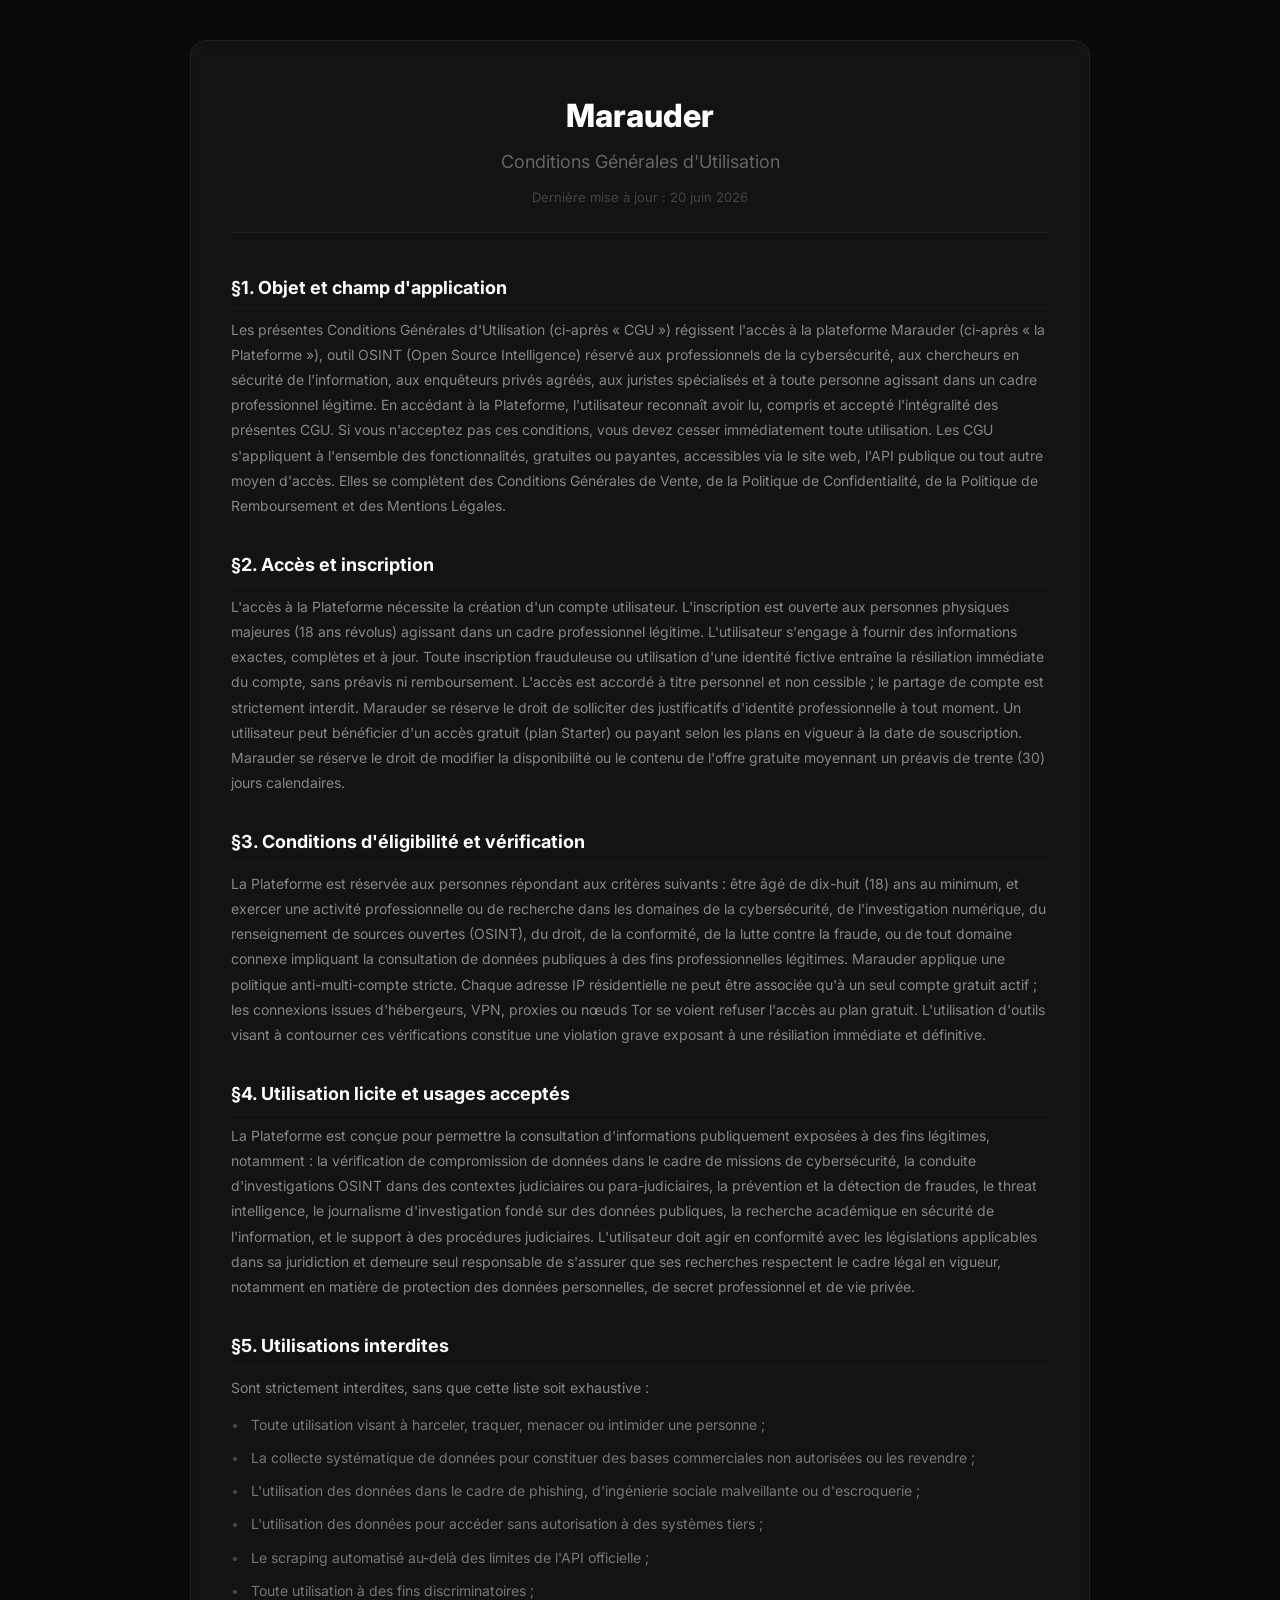
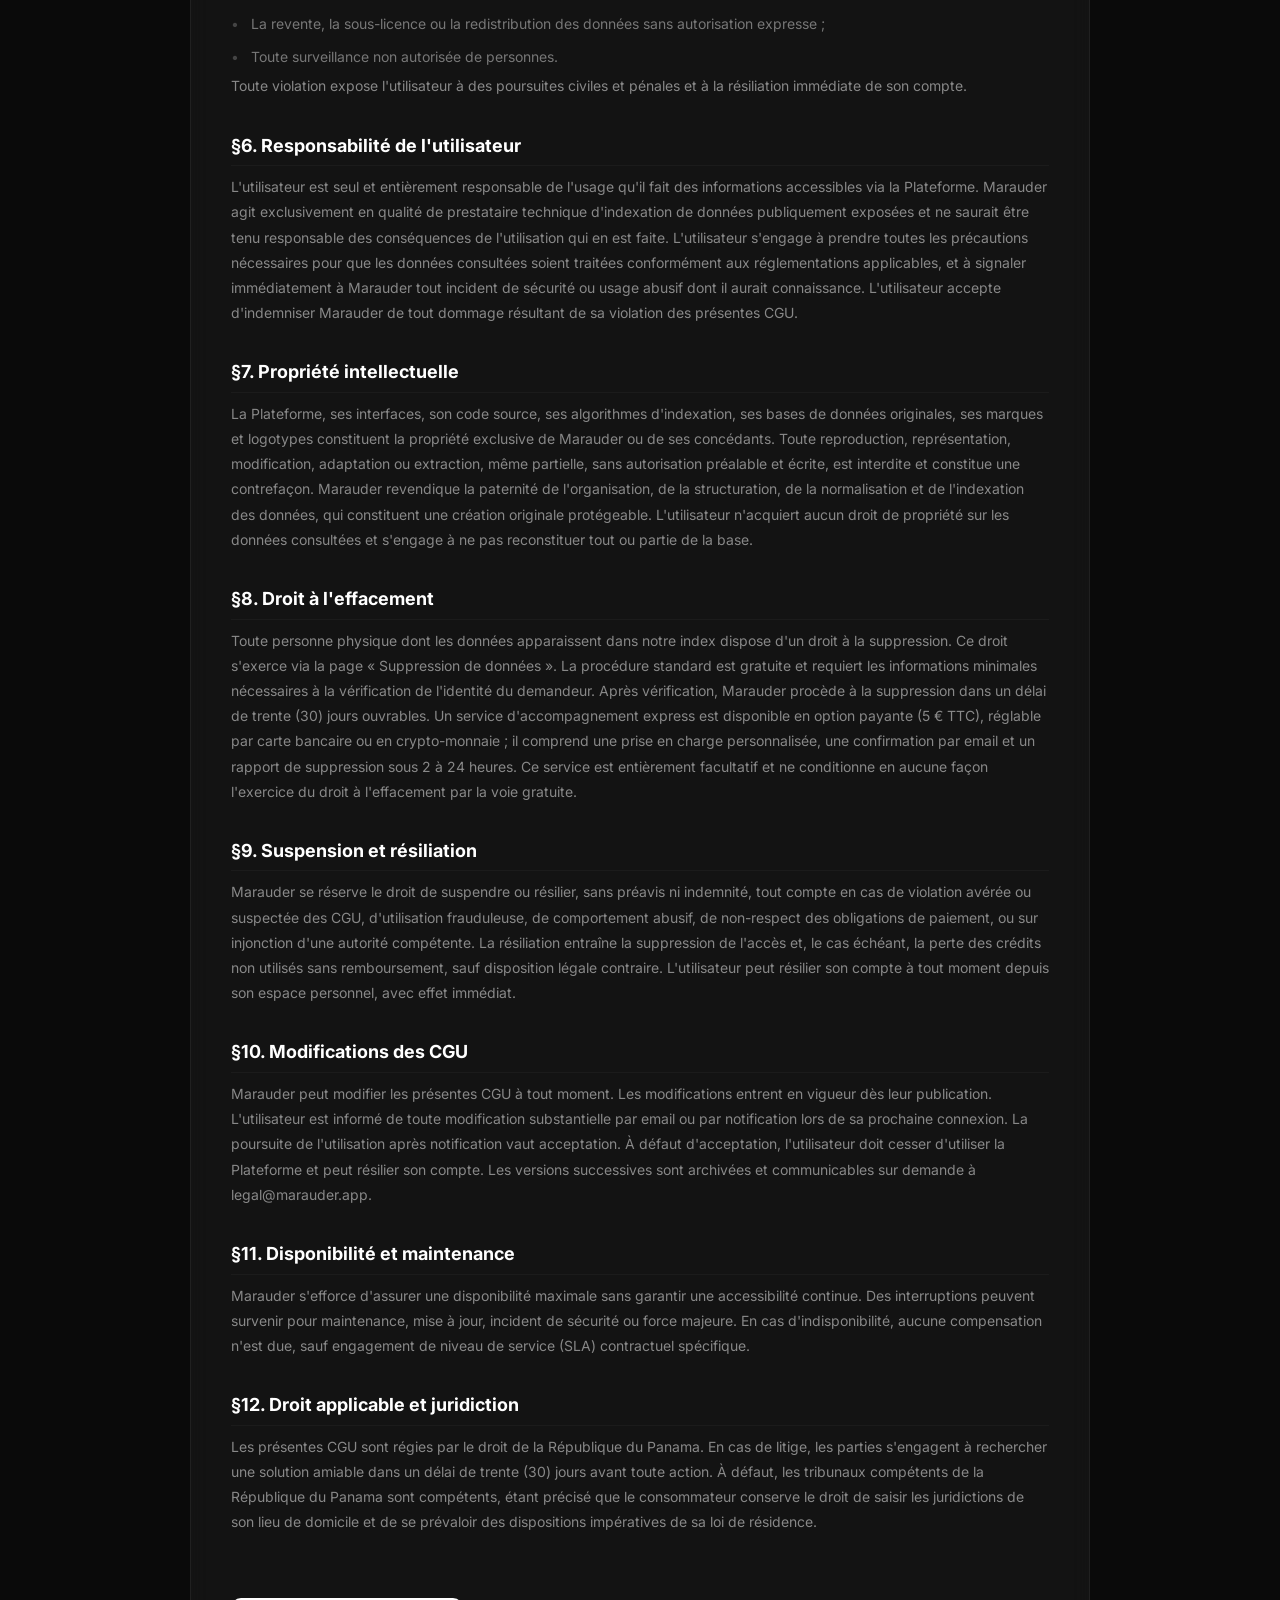
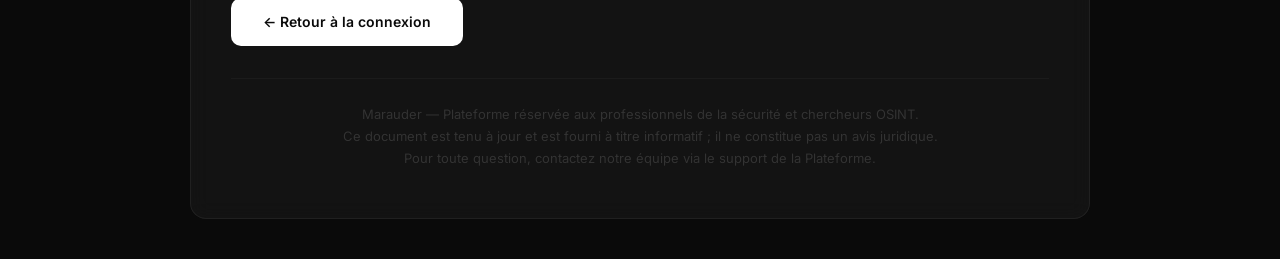
<file: templates/condition.html>
<!DOCTYPE html>
<html lang="fr">
<head>
    <meta charset="UTF-8">
    <meta name="viewport" content="width=device-width, initial-scale=1.0">
    <title>Conditions Générales d'Utilisation - Marauder</title>
    <link rel="preconnect" href="https://fonts.googleapis.com">
    <link rel="preconnect" href="https://fonts.gstatic.com" crossorigin>
    <link href="https://fonts.googleapis.com/css2?family=Inter:wght@400;500;600;700;800&display=swap" rel="stylesheet">
    <style>
        * {
            margin: 0;
            padding: 0;
            box-sizing: border-box;
        }

        body {
            font-family: 'Inter', sans-serif;
            background: #0a0a0a;
            color: #e0e0e0;
            line-height: 1.7;
            padding: 40px 20px;
            min-height: 100vh;
        }

        .container {
            max-width: 900px;
            margin: 0 auto;
            background: rgba(20, 20, 20, 0.9);
            backdrop-filter: blur(10px);
            border-radius: 16px;
            padding: 48px 40px;
            border: 1px solid rgba(255, 255, 255, 0.06);
        }

        .header {
            text-align: center;
            margin-bottom: 40px;
            border-bottom: 1px solid rgba(255, 255, 255, 0.06);
            padding-bottom: 24px;
        }

        .header h1 {
            font-size: 32px;
            font-weight: 800;
            color: #ffffff;
            margin-bottom: 4px;
        }

        .header h2 {
            font-size: 18px;
            font-weight: 400;
            color: #666;
        }

        .header .date {
            font-size: 13px;
            color: #444;
            margin-top: 8px;
        }

        .section {
            margin-bottom: 32px;
        }

        .section h3 {
            font-size: 18px;
            font-weight: 700;
            color: #ffffff;
            margin-bottom: 8px;
            padding-bottom: 4px;
            border-bottom: 1px solid rgba(255, 255, 255, 0.04);
        }

        .section p {
            color: #888;
            font-size: 14px;
            line-height: 1.8;
            margin-bottom: 8px;
        }

        .section ul {
            list-style: none;
            padding: 0;
        }

        .section ul li {
            color: #777;
            font-size: 14px;
            line-height: 1.8;
            padding: 4px 0 4px 20px;
            position: relative;
        }

        .section ul li::before {
            content: '•';
            position: absolute;
            left: 0;
            color: #444;
        }

        .back-link {
            display: inline-block;
            margin-top: 32px;
            padding: 12px 32px;
            background: #ffffff;
            color: #0a0a0a;
            border-radius: 10px;
            font-size: 14px;
            font-weight: 600;
            text-decoration: none;
            transition: all 0.3s;
        }

        .back-link:hover {
            box-shadow: 0 0 30px rgba(255, 255, 255, 0.15);
            transform: translateY(-2px);
        }

        .footer-text {
            text-align: center;
            margin-top: 32px;
            font-size: 13px;
            color: #333;
            border-top: 1px solid rgba(255, 255, 255, 0.04);
            padding-top: 24px;
        }

        .footer-text strong {
            color: #555;
        }

        @media (max-width: 600px) {
            .container {
                padding: 24px 20px;
            }
            .header h1 {
                font-size: 24px;
            }
        }
    </style>
</head>
<body>

    <div class="container">

        <div class="header">
            <h1>Marauder</h1>
            <h2>Conditions Générales d'Utilisation</h2>
            <div class="date">Dernière mise à jour : 20 juin 2026</div>
        </div>

        <!-- §1 -->
        <div class="section">
            <h3>§1. Objet et champ d'application</h3>
            <p>Les présentes Conditions Générales d'Utilisation (ci-après « CGU ») régissent l'accès à la plateforme Marauder (ci-après « la Plateforme »), outil OSINT (Open Source Intelligence) réservé aux professionnels de la cybersécurité, aux chercheurs en sécurité de l'information, aux enquêteurs privés agréés, aux juristes spécialisés et à toute personne agissant dans un cadre professionnel légitime. En accédant à la Plateforme, l'utilisateur reconnaît avoir lu, compris et accepté l'intégralité des présentes CGU. Si vous n'acceptez pas ces conditions, vous devez cesser immédiatement toute utilisation. Les CGU s'appliquent à l'ensemble des fonctionnalités, gratuites ou payantes, accessibles via le site web, l'API publique ou tout autre moyen d'accès. Elles se complètent des Conditions Générales de Vente, de la Politique de Confidentialité, de la Politique de Remboursement et des Mentions Légales.</p>
        </div>

        <!-- §2 -->
        <div class="section">
            <h3>§2. Accès et inscription</h3>
            <p>L'accès à la Plateforme nécessite la création d'un compte utilisateur. L'inscription est ouverte aux personnes physiques majeures (18 ans révolus) agissant dans un cadre professionnel légitime. L'utilisateur s'engage à fournir des informations exactes, complètes et à jour. Toute inscription frauduleuse ou utilisation d'une identité fictive entraîne la résiliation immédiate du compte, sans préavis ni remboursement. L'accès est accordé à titre personnel et non cessible ; le partage de compte est strictement interdit. Marauder se réserve le droit de solliciter des justificatifs d'identité professionnelle à tout moment. Un utilisateur peut bénéficier d'un accès gratuit (plan Starter) ou payant selon les plans en vigueur à la date de souscription. Marauder se réserve le droit de modifier la disponibilité ou le contenu de l'offre gratuite moyennant un préavis de trente (30) jours calendaires.</p>
        </div>

        <!-- §3 -->
        <div class="section">
            <h3>§3. Conditions d'éligibilité et vérification</h3>
            <p>La Plateforme est réservée aux personnes répondant aux critères suivants : être âgé de dix-huit (18) ans au minimum, et exercer une activité professionnelle ou de recherche dans les domaines de la cybersécurité, de l'investigation numérique, du renseignement de sources ouvertes (OSINT), du droit, de la conformité, de la lutte contre la fraude, ou de tout domaine connexe impliquant la consultation de données publiques à des fins professionnelles légitimes. Marauder applique une politique anti-multi-compte stricte. Chaque adresse IP résidentielle ne peut être associée qu'à un seul compte gratuit actif ; les connexions issues d'hébergeurs, VPN, proxies ou nœuds Tor se voient refuser l'accès au plan gratuit. L'utilisation d'outils visant à contourner ces vérifications constitue une violation grave exposant à une résiliation immédiate et définitive.</p>
        </div>

        <!-- §4 -->
        <div class="section">
            <h3>§4. Utilisation licite et usages acceptés</h3>
            <p>La Plateforme est conçue pour permettre la consultation d'informations publiquement exposées à des fins légitimes, notamment : la vérification de compromission de données dans le cadre de missions de cybersécurité, la conduite d'investigations OSINT dans des contextes judiciaires ou para-judiciaires, la prévention et la détection de fraudes, le threat intelligence, le journalisme d'investigation fondé sur des données publiques, la recherche académique en sécurité de l'information, et le support à des procédures judiciaires. L'utilisateur doit agir en conformité avec les législations applicables dans sa juridiction et demeure seul responsable de s'assurer que ses recherches respectent le cadre légal en vigueur, notamment en matière de protection des données personnelles, de secret professionnel et de vie privée.</p>
        </div>

        <!-- §5 -->
        <div class="section">
            <h3>§5. Utilisations interdites</h3>
            <p>Sont strictement interdites, sans que cette liste soit exhaustive :</p>
            <ul>
                <li>Toute utilisation visant à harceler, traquer, menacer ou intimider une personne ;</li>
                <li>La collecte systématique de données pour constituer des bases commerciales non autorisées ou les revendre ;</li>
                <li>L'utilisation des données dans le cadre de phishing, d'ingénierie sociale malveillante ou d'escroquerie ;</li>
                <li>L'utilisation des données pour accéder sans autorisation à des systèmes tiers ;</li>
                <li>Le scraping automatisé au-delà des limites de l'API officielle ;</li>
                <li>Toute utilisation à des fins discriminatoires ;</li>
                <li>La revente, la sous-licence ou la redistribution des données sans autorisation expresse ;</li>
                <li>Toute surveillance non autorisée de personnes.</li>
            </ul>
            <p>Toute violation expose l'utilisateur à des poursuites civiles et pénales et à la résiliation immédiate de son compte.</p>
        </div>

        <!-- §6 -->
        <div class="section">
            <h3>§6. Responsabilité de l'utilisateur</h3>
            <p>L'utilisateur est seul et entièrement responsable de l'usage qu'il fait des informations accessibles via la Plateforme. Marauder agit exclusivement en qualité de prestataire technique d'indexation de données publiquement exposées et ne saurait être tenu responsable des conséquences de l'utilisation qui en est faite. L'utilisateur s'engage à prendre toutes les précautions nécessaires pour que les données consultées soient traitées conformément aux réglementations applicables, et à signaler immédiatement à Marauder tout incident de sécurité ou usage abusif dont il aurait connaissance. L'utilisateur accepte d'indemniser Marauder de tout dommage résultant de sa violation des présentes CGU.</p>
        </div>

        <!-- §7 -->
        <div class="section">
            <h3>§7. Propriété intellectuelle</h3>
            <p>La Plateforme, ses interfaces, son code source, ses algorithmes d'indexation, ses bases de données originales, ses marques et logotypes constituent la propriété exclusive de Marauder ou de ses concédants. Toute reproduction, représentation, modification, adaptation ou extraction, même partielle, sans autorisation préalable et écrite, est interdite et constitue une contrefaçon. Marauder revendique la paternité de l'organisation, de la structuration, de la normalisation et de l'indexation des données, qui constituent une création originale protégeable. L'utilisateur n'acquiert aucun droit de propriété sur les données consultées et s'engage à ne pas reconstituer tout ou partie de la base.</p>
        </div>

        <!-- §8 -->
        <div class="section">
            <h3>§8. Droit à l'effacement</h3>
            <p>Toute personne physique dont les données apparaissent dans notre index dispose d'un droit à la suppression. Ce droit s'exerce via la page « Suppression de données ». La procédure standard est gratuite et requiert les informations minimales nécessaires à la vérification de l'identité du demandeur. Après vérification, Marauder procède à la suppression dans un délai de trente (30) jours ouvrables. Un service d'accompagnement express est disponible en option payante (5 € TTC), réglable par carte bancaire ou en crypto-monnaie ; il comprend une prise en charge personnalisée, une confirmation par email et un rapport de suppression sous 2 à 24 heures. Ce service est entièrement facultatif et ne conditionne en aucune façon l'exercice du droit à l'effacement par la voie gratuite.</p>
        </div>

        <!-- §9 -->
        <div class="section">
            <h3>§9. Suspension et résiliation</h3>
            <p>Marauder se réserve le droit de suspendre ou résilier, sans préavis ni indemnité, tout compte en cas de violation avérée ou suspectée des CGU, d'utilisation frauduleuse, de comportement abusif, de non-respect des obligations de paiement, ou sur injonction d'une autorité compétente. La résiliation entraîne la suppression de l'accès et, le cas échéant, la perte des crédits non utilisés sans remboursement, sauf disposition légale contraire. L'utilisateur peut résilier son compte à tout moment depuis son espace personnel, avec effet immédiat.</p>
        </div>

        <!-- §10 -->
        <div class="section">
            <h3>§10. Modifications des CGU</h3>
            <p>Marauder peut modifier les présentes CGU à tout moment. Les modifications entrent en vigueur dès leur publication. L'utilisateur est informé de toute modification substantielle par email ou par notification lors de sa prochaine connexion. La poursuite de l'utilisation après notification vaut acceptation. À défaut d'acceptation, l'utilisateur doit cesser d'utiliser la Plateforme et peut résilier son compte. Les versions successives sont archivées et communicables sur demande à legal@marauder.app.</p>
        </div>

        <!-- §11 -->
        <div class="section">
            <h3>§11. Disponibilité et maintenance</h3>
            <p>Marauder s'efforce d'assurer une disponibilité maximale sans garantir une accessibilité continue. Des interruptions peuvent survenir pour maintenance, mise à jour, incident de sécurité ou force majeure. En cas d'indisponibilité, aucune compensation n'est due, sauf engagement de niveau de service (SLA) contractuel spécifique.</p>
        </div>

        <!-- §12 -->
        <div class="section">
            <h3>§12. Droit applicable et juridiction</h3>
            <p>Les présentes CGU sont régies par le droit de la République du Panama. En cas de litige, les parties s'engagent à rechercher une solution amiable dans un délai de trente (30) jours avant toute action. À défaut, les tribunaux compétents de la République du Panama sont compétents, étant précisé que le consommateur conserve le droit de saisir les juridictions de son lieu de domicile et de se prévaloir des dispositions impératives de sa loi de résidence.</p>
        </div>

        <a href="/login" class="back-link">← Retour à la connexion</a>

        <div class="footer-text">
            Marauder — Plateforme réservée aux professionnels de la sécurité et chercheurs OSINT.<br>
            Ce document est tenu à jour et est fourni à titre informatif ; il ne constitue pas un avis juridique.<br>
            Pour toute question, contactez notre équipe via le support de la Plateforme.
        </div>

    </div>

</body>
</html>
</file>
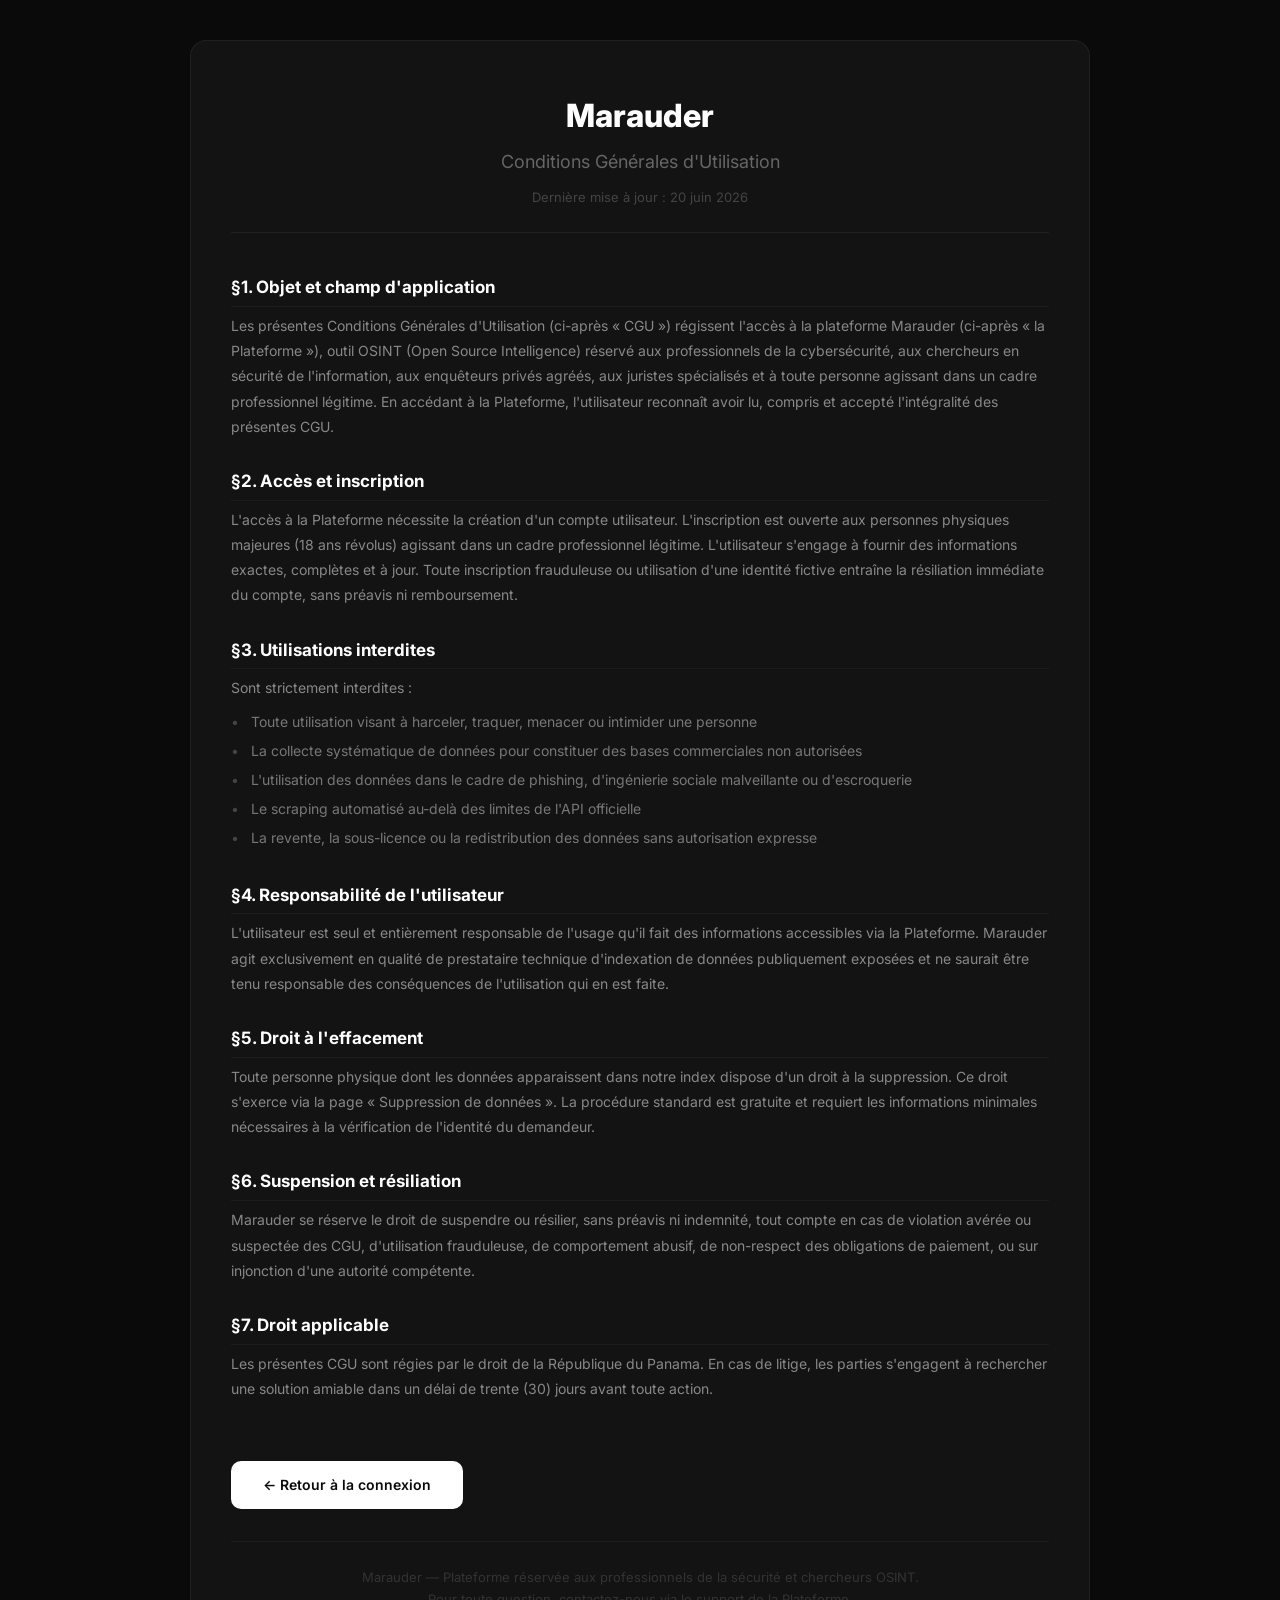
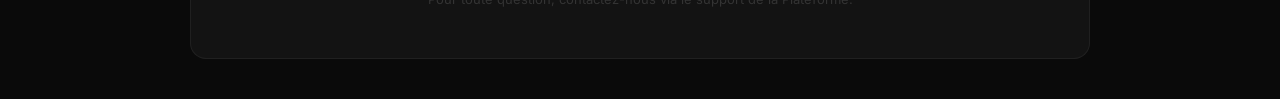
<file: templates/conditions.html>
<!DOCTYPE html>
<html lang="fr">
<head>
    <meta charset="UTF-8">
    <meta name="viewport" content="width=device-width, initial-scale=1.0">
    <title>CGU - Marauder</title>
    <link rel="preconnect" href="https://fonts.googleapis.com">
    <link rel="preconnect" href="https://fonts.gstatic.com" crossorigin>
    <link href="https://fonts.googleapis.com/css2?family=Inter:wght@400;500;600;700;800&display=swap" rel="stylesheet">
    <style>
        * { margin: 0; padding: 0; box-sizing: border-box; }
        body {
            font-family: 'Inter', sans-serif;
            background: #0a0a0a;
            color: #e0e0e0;
            line-height: 1.7;
            padding: 40px 20px;
            min-height: 100vh;
        }
        .container {
            max-width: 900px;
            margin: 0 auto;
            background: rgba(20, 20, 20, 0.9);
            border-radius: 16px;
            padding: 48px 40px;
            border: 1px solid rgba(255, 255, 255, 0.06);
        }
        .header {
            text-align: center;
            margin-bottom: 40px;
            border-bottom: 1px solid rgba(255, 255, 255, 0.06);
            padding-bottom: 24px;
        }
        .header h1 {
            font-size: 32px;
            font-weight: 800;
            color: #ffffff;
            margin-bottom: 4px;
        }
        .header h2 {
            font-size: 18px;
            font-weight: 400;
            color: #666;
        }
        .header .date {
            font-size: 13px;
            color: #444;
            margin-top: 8px;
        }
        .section {
            margin-bottom: 28px;
        }
        .section h3 {
            font-size: 17px;
            font-weight: 700;
            color: #ffffff;
            margin-bottom: 6px;
            padding-bottom: 4px;
            border-bottom: 1px solid rgba(255, 255, 255, 0.04);
        }
        .section p {
            color: #888;
            font-size: 14px;
            line-height: 1.8;
            margin-bottom: 6px;
        }
        .section ul {
            list-style: none;
            padding: 0;
        }
        .section ul li {
            color: #777;
            font-size: 14px;
            line-height: 1.8;
            padding: 2px 0 2px 20px;
            position: relative;
        }
        .section ul li::before {
            content: '•';
            position: absolute;
            left: 0;
            color: #444;
        }
        .back-link {
            display: inline-block;
            margin-top: 32px;
            padding: 12px 32px;
            background: #ffffff;
            color: #0a0a0a;
            border-radius: 10px;
            font-size: 14px;
            font-weight: 600;
            text-decoration: none;
            transition: all 0.3s;
        }
        .back-link:hover {
            box-shadow: 0 0 30px rgba(255, 255, 255, 0.15);
            transform: translateY(-2px);
        }
        .footer-text {
            text-align: center;
            margin-top: 32px;
            font-size: 13px;
            color: #333;
            border-top: 1px solid rgba(255, 255, 255, 0.04);
            padding-top: 24px;
        }
        .footer-text a {
            color: #555;
            text-decoration: none;
        }
        .footer-text a:hover {
            color: #fff;
            text-decoration: underline;
        }
        .footer-text strong { color: #555; }
        @media (max-width: 600px) {
            .container { padding: 24px 20px; }
            .header h1 { font-size: 24px; }
        }
    </style>
</head>
<body>

    <div class="container">

        <div class="header">
            <h1>Marauder</h1>
            <h2>Conditions Générales d'Utilisation</h2>
            <div class="date">Dernière mise à jour : 20 juin 2026</div>
        </div>

        <div class="section">
            <h3>§1. Objet et champ d'application</h3>
            <p>Les présentes Conditions Générales d'Utilisation (ci-après « CGU ») régissent l'accès à la plateforme Marauder (ci-après « la Plateforme »), outil OSINT (Open Source Intelligence) réservé aux professionnels de la cybersécurité, aux chercheurs en sécurité de l'information, aux enquêteurs privés agréés, aux juristes spécialisés et à toute personne agissant dans un cadre professionnel légitime. En accédant à la Plateforme, l'utilisateur reconnaît avoir lu, compris et accepté l'intégralité des présentes CGU.</p>
        </div>

        <div class="section">
            <h3>§2. Accès et inscription</h3>
            <p>L'accès à la Plateforme nécessite la création d'un compte utilisateur. L'inscription est ouverte aux personnes physiques majeures (18 ans révolus) agissant dans un cadre professionnel légitime. L'utilisateur s'engage à fournir des informations exactes, complètes et à jour. Toute inscription frauduleuse ou utilisation d'une identité fictive entraîne la résiliation immédiate du compte, sans préavis ni remboursement.</p>
        </div>

        <div class="section">
            <h3>§3. Utilisations interdites</h3>
            <p>Sont strictement interdites :</p>
            <ul>
                <li>Toute utilisation visant à harceler, traquer, menacer ou intimider une personne</li>
                <li>La collecte systématique de données pour constituer des bases commerciales non autorisées</li>
                <li>L'utilisation des données dans le cadre de phishing, d'ingénierie sociale malveillante ou d'escroquerie</li>
                <li>Le scraping automatisé au-delà des limites de l'API officielle</li>
                <li>La revente, la sous-licence ou la redistribution des données sans autorisation expresse</li>
            </ul>
        </div>

        <div class="section">
            <h3>§4. Responsabilité de l'utilisateur</h3>
            <p>L'utilisateur est seul et entièrement responsable de l'usage qu'il fait des informations accessibles via la Plateforme. Marauder agit exclusivement en qualité de prestataire technique d'indexation de données publiquement exposées et ne saurait être tenu responsable des conséquences de l'utilisation qui en est faite.</p>
        </div>

        <div class="section">
            <h3>§5. Droit à l'effacement</h3>
            <p>Toute personne physique dont les données apparaissent dans notre index dispose d'un droit à la suppression. Ce droit s'exerce via la page « Suppression de données ». La procédure standard est gratuite et requiert les informations minimales nécessaires à la vérification de l'identité du demandeur.</p>
        </div>

        <div class="section">
            <h3>§6. Suspension et résiliation</h3>
            <p>Marauder se réserve le droit de suspendre ou résilier, sans préavis ni indemnité, tout compte en cas de violation avérée ou suspectée des CGU, d'utilisation frauduleuse, de comportement abusif, de non-respect des obligations de paiement, ou sur injonction d'une autorité compétente.</p>
        </div>

        <div class="section">
            <h3>§7. Droit applicable</h3>
            <p>Les présentes CGU sont régies par le droit de la République du Panama. En cas de litige, les parties s'engagent à rechercher une solution amiable dans un délai de trente (30) jours avant toute action.</p>
        </div>

        <a href="/login" class="back-link">← Retour à la connexion</a>

        <div class="footer-text">
            Marauder — Plateforme réservée aux professionnels de la sécurité et chercheurs OSINT.<br>
            Pour toute question, contactez-nous via le support de la Plateforme.
        </div>

    </div>

</body>
</html>
</file>
